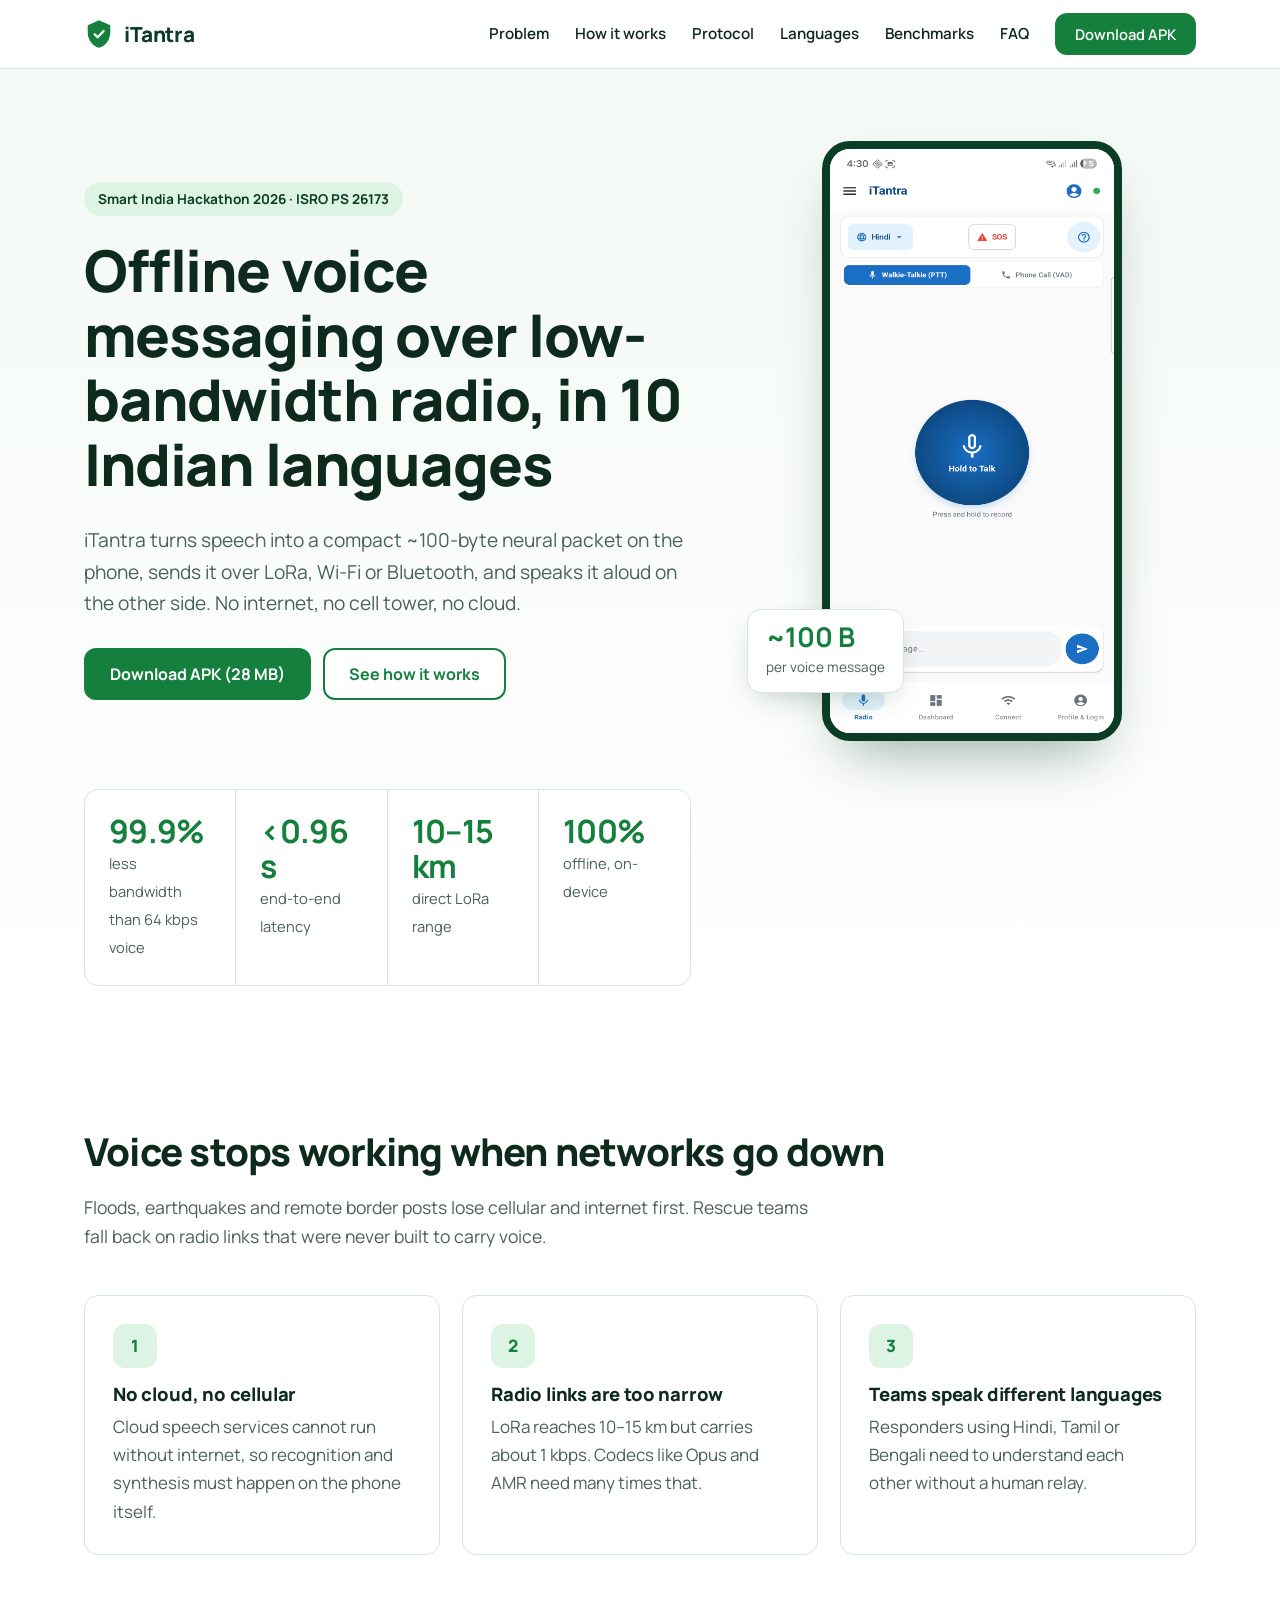
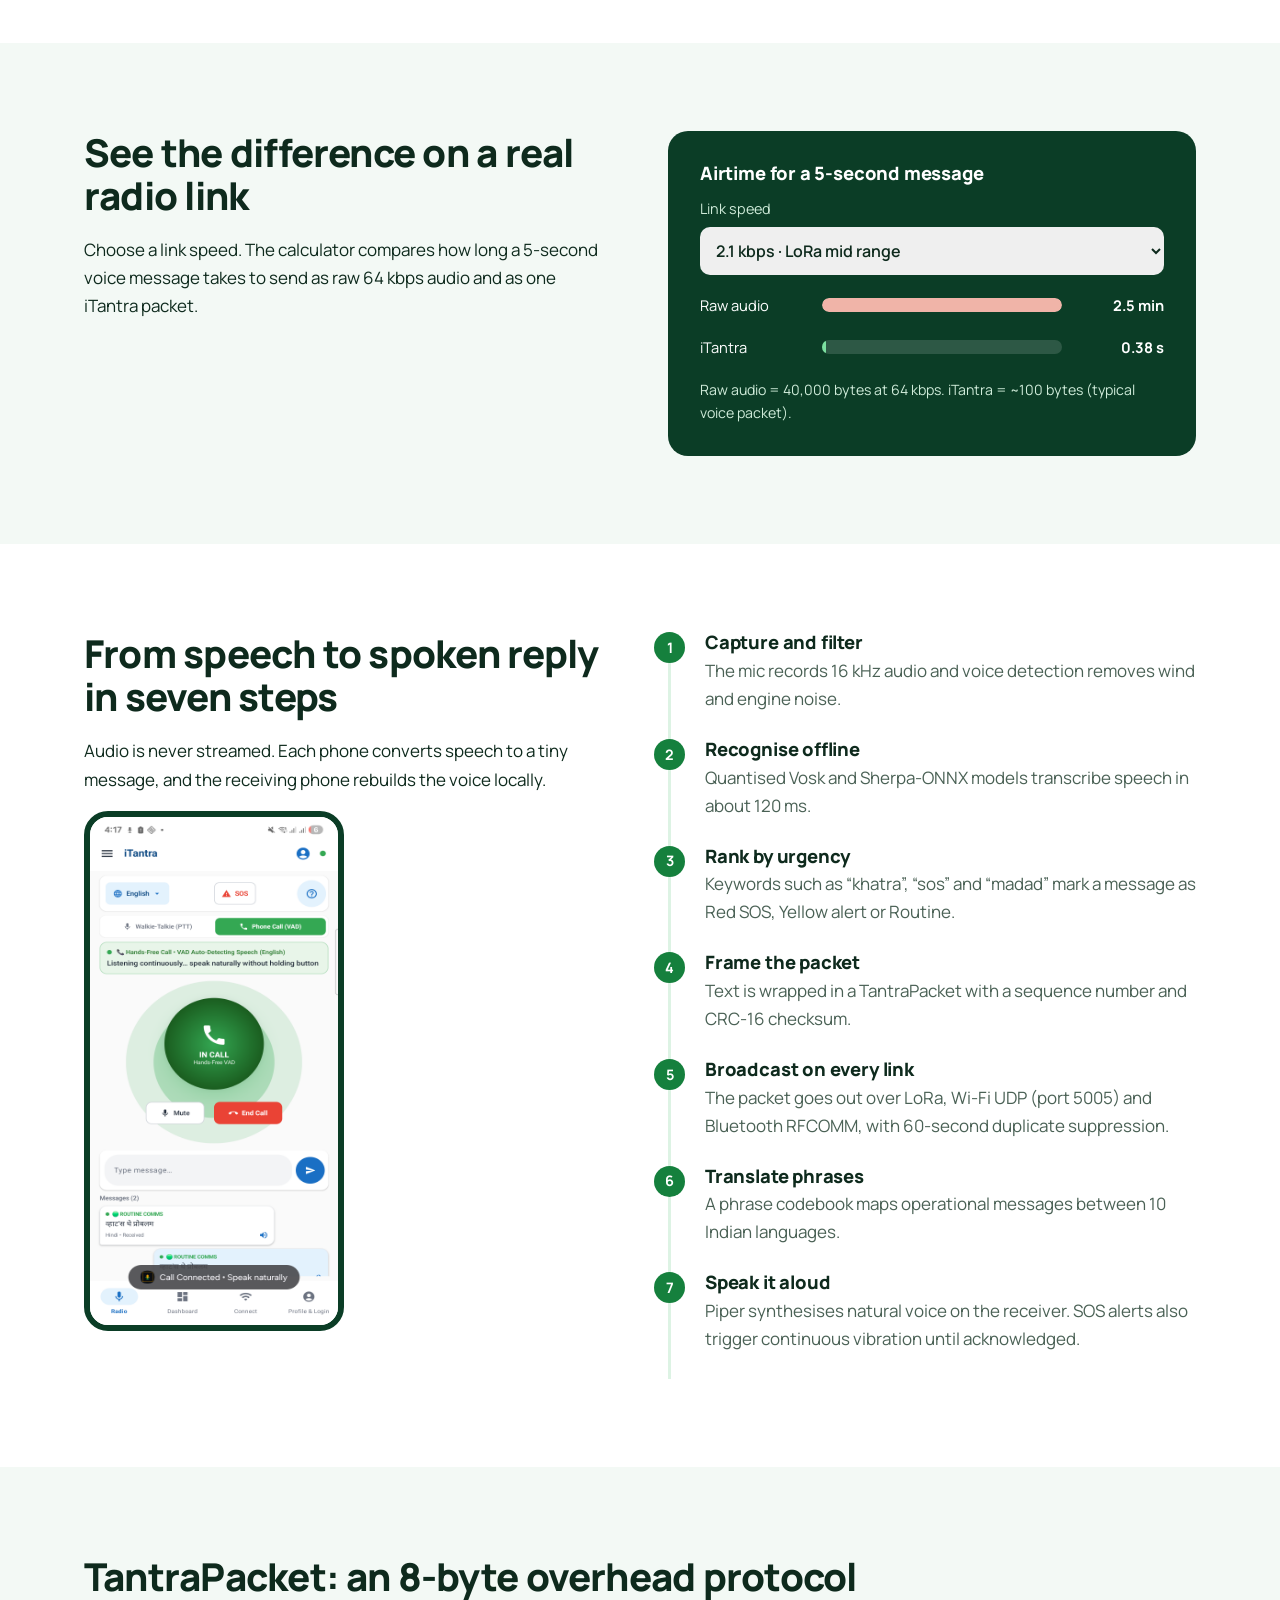
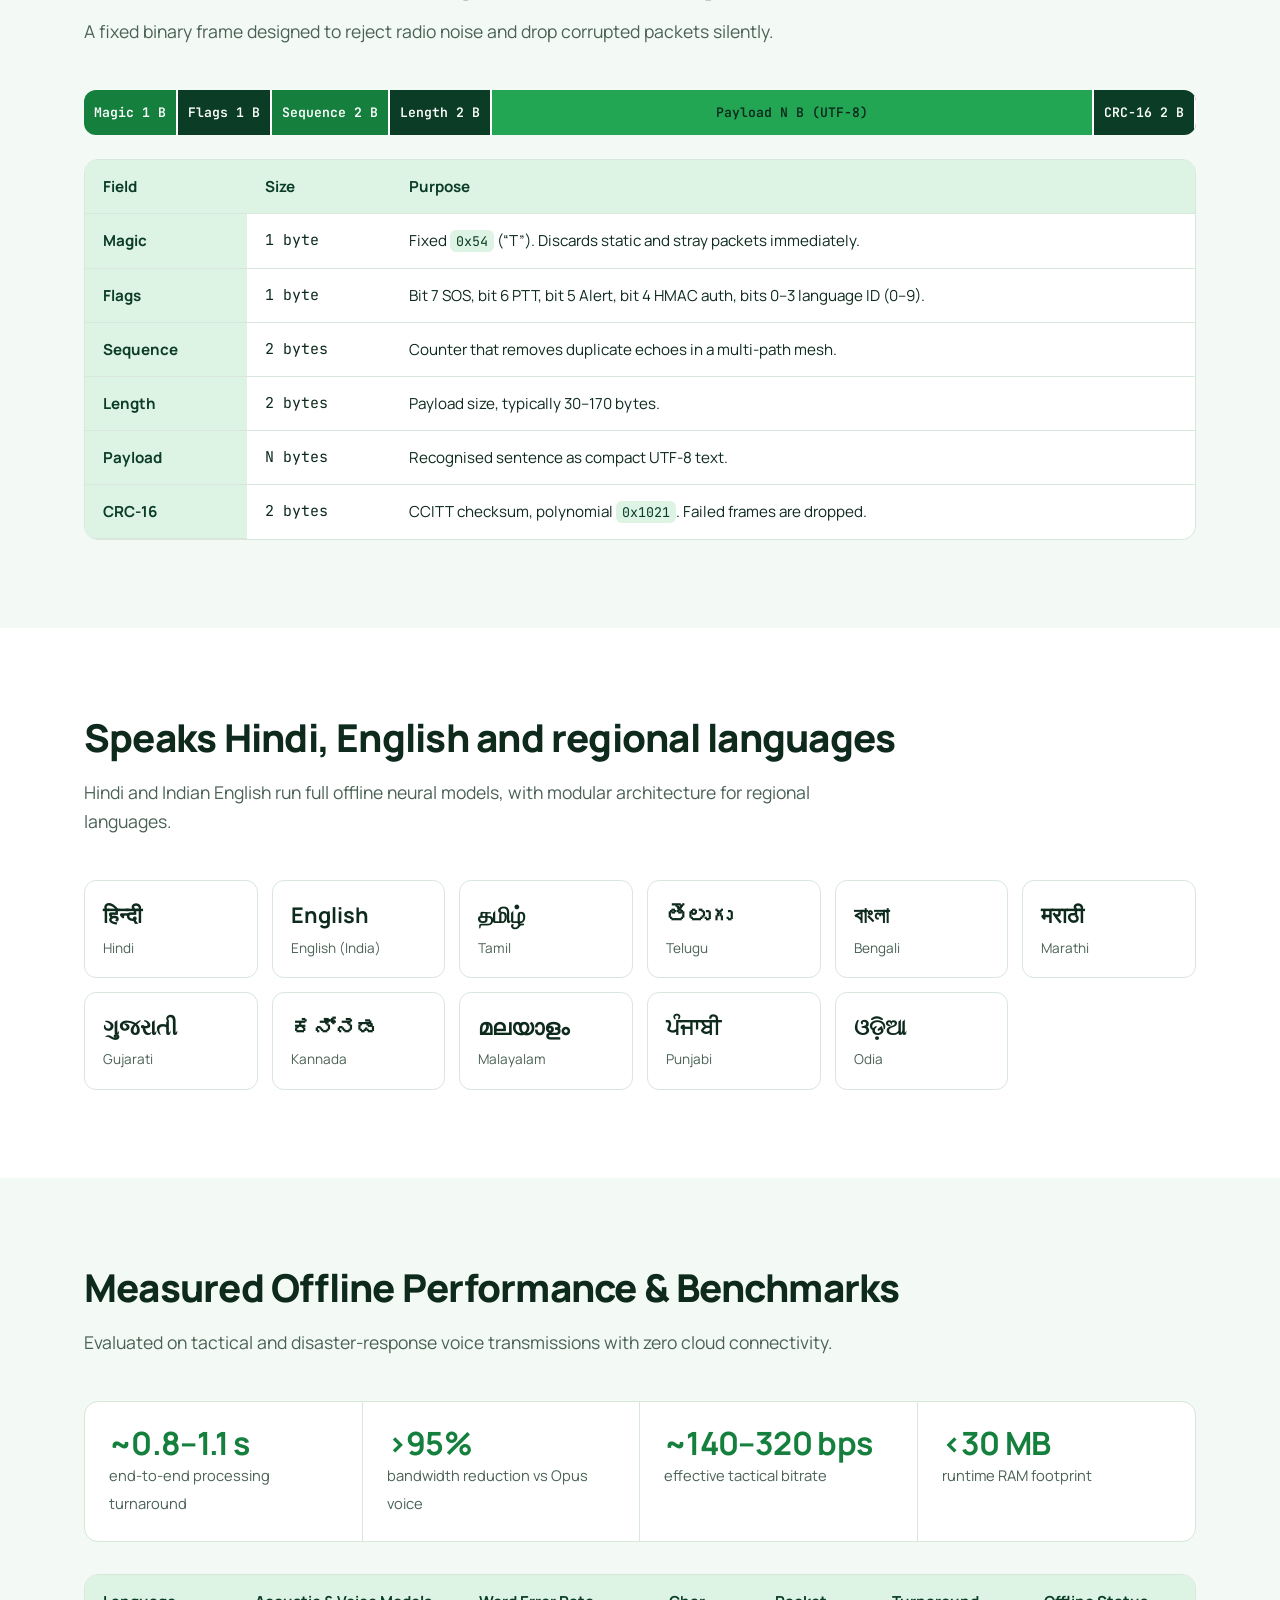
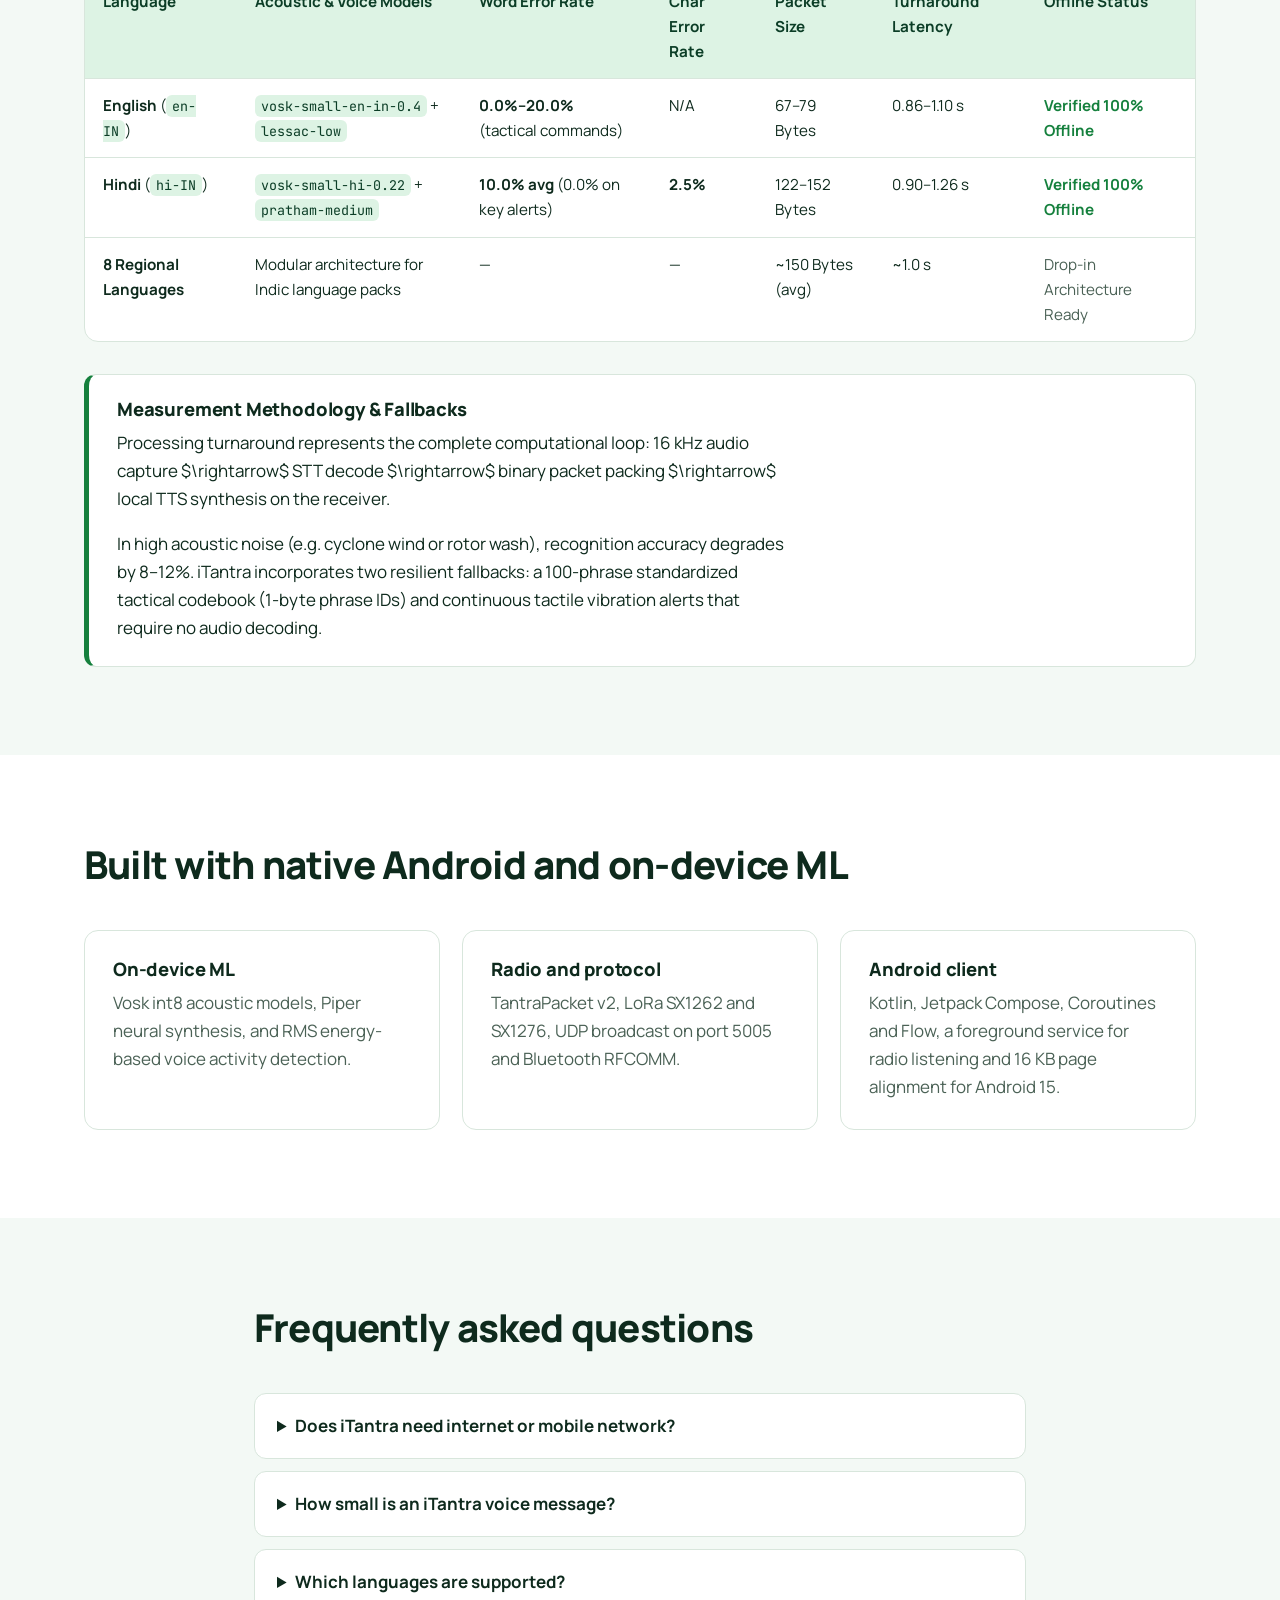
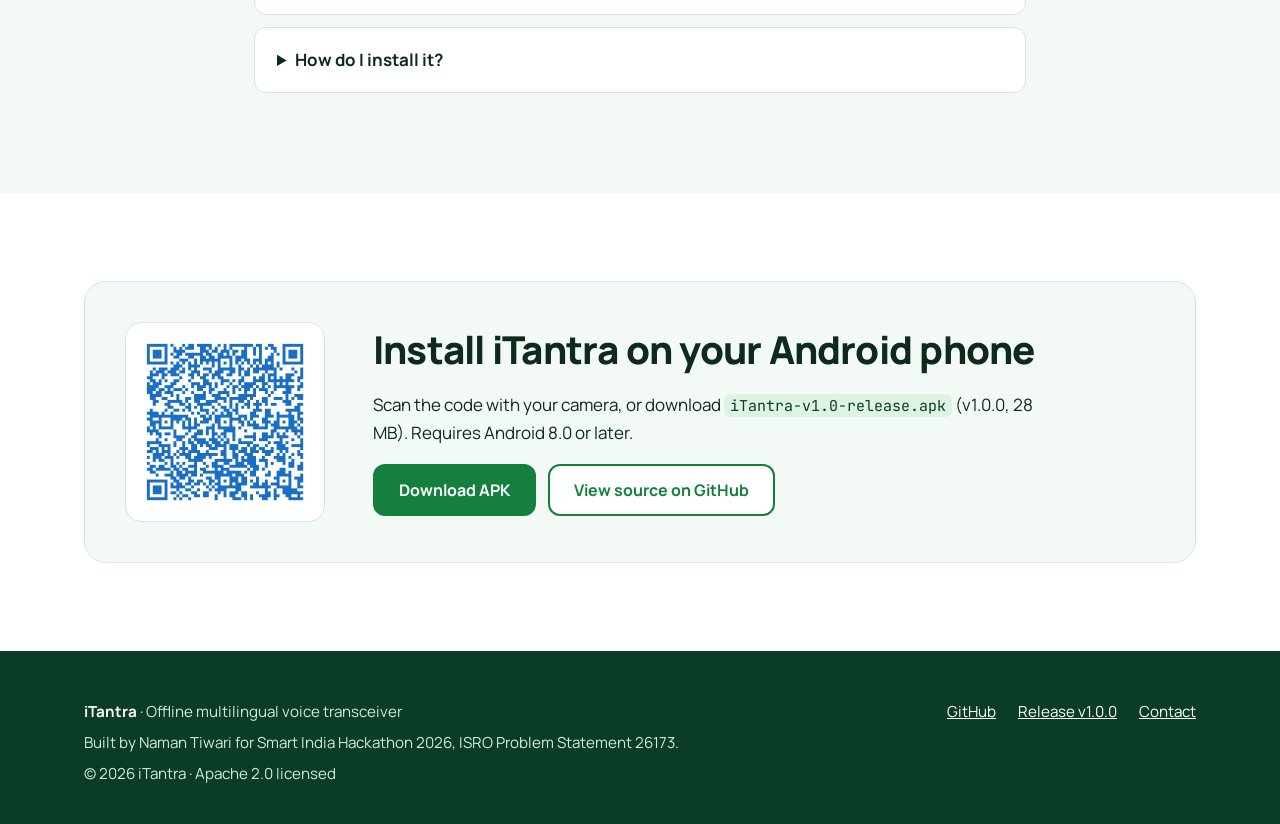
<file: docs/site/index.html>
<!DOCTYPE html>
<html lang="en">
<head>
<meta charset="UTF-8">
<meta name="viewport" content="width=device-width, initial-scale=1">
<title>iTantra – Offline Voice Messaging Over Low-Bandwidth Radio | 10 Indian Languages</title>
<meta name="description" content="iTantra turns speech into 48-byte packets that travel over LoRa, Wi-Fi and Bluetooth with no internet. Offline multilingual voice radio for disaster response, built for ISRO SIH 2026.">
<meta name="author" content="Naman Tiwari">
<meta name="robots" content="index, follow, max-image-preview:large">
<meta name="theme-color" content="#15803D">
<link rel="canonical" href="https://itantra.vercel.app/">
<meta property="og:type" content="website">
<meta property="og:site_name" content="iTantra">
<meta property="og:title" content="iTantra – Offline Voice Messaging Over Low-Bandwidth Radio">
<meta property="og:description" content="48-byte voice packets over LoRa, Wi-Fi and Bluetooth. Works with zero internet in 10 Indian languages.">
<meta property="og:url" content="https://itantra.vercel.app/">
<meta property="og:image" content="https://itantra.vercel.app/assets/judge_scan_to_install_slide.png">
<meta property="og:locale" content="en_IN">
<meta name="twitter:card" content="summary_large_image">
<meta name="twitter:title" content="iTantra – Offline Voice Radio in 10 Indian Languages">
<meta name="twitter:description" content="99.9% less bandwidth than standard voice. Built for disaster response.">
<meta name="twitter:image" content="https://itantra.vercel.app/assets/judge_scan_to_install_slide.png">
<link rel="icon" href="data:image/svg+xml,%3Csvg xmlns='http://www.w3.org/2000/svg' viewBox='0 0 24 24'%3E%3Cpath d='M12 1L3 5v6c0 5.55 3.84 10.74 9 12 5.16-1.26 9-6.45 9-12V5l-9-4z' fill='%2315803D'/%3E%3Cpath d='M8.5 12.2l2.4 2.4 4.8-5' stroke='white' stroke-width='1.8' fill='none' stroke-linecap='round' stroke-linejoin='round'/%3E%3C/svg%3E">
<script type="application/ld+json">
{"@context":"https://schema.org","@graph":[
{"@type":"WebSite","@id":"https://itantra.vercel.app/#site","url":"https://itantra.vercel.app/","name":"iTantra","inLanguage":"en-IN"},
{"@type":"SoftwareApplication","name":"iTantra","applicationCategory":"CommunicationApplication","operatingSystem":"Android 8.0+","fileSize":"28 MB","softwareVersion":"1.0.0","license":"https://opensource.org/licenses/Apache-2.0","offers":{"@type":"Offer","price":"0","priceCurrency":"INR"},"description":"Offline multilingual voice transceiver that sends speech as 48-byte packets over LoRa, UDP and Bluetooth for disaster response.","downloadUrl":"https://github.com/Naman225/iTantra/releases/download/v1.0.0/iTantra-v1.0-release.apk","author":{"@type":"Person","name":"Naman Tiwari","url":"https://github.com/Naman225"}},
{"@type":"FAQPage","mainEntity":[
{"@type":"Question","name":"Does iTantra need internet or mobile network?","acceptedAnswer":{"@type":"Answer","text":"No. Speech recognition, packet framing and voice synthesis all run on the phone. Messages travel over LoRa, Wi-Fi hotspot UDP or Bluetooth."}},
{"@type":"Question","name":"How small is an iTantra voice message?","acceptedAnswer":{"@type":"Answer","text":"About 48 bytes, including an 8-byte header and CRC. Standard voice needs 16,000 to 64,000 bits per second."}},
{"@type":"Question","name":"Which languages does iTantra support?","acceptedAnswer":{"@type":"Answer","text":"Hindi, English (India), Tamil, Telugu, Bengali, Marathi, Gujarati, Kannada, Malayalam, Punjabi and Odia."}},
{"@type":"Question","name":"How do I install iTantra?","acceptedAnswer":{"@type":"Answer","text":"Download the 28 MB APK from GitHub Releases or scan the QR code on this page with an Android phone."}}]}]}
</script>
<link rel="preconnect" href="https://fonts.googleapis.com">
<link rel="preconnect" href="https://fonts.gstatic.com" crossorigin>
<link href="https://fonts.googleapis.com/css2?family=JetBrains+Mono:wght@500;600&family=Manrope:wght@400;500;600;700;800&display=swap" rel="stylesheet">
<link rel="stylesheet" href="styles.css">
</head>
<body>
<a class="skip" href="#main">Skip to content</a>

<header class="site-header">
  <div class="wrap bar">
    <a class="brand" href="/" aria-label="iTantra home">
      <svg viewBox="0 0 24 24" aria-hidden="true"><path d="M12 1L3 5v6c0 5.55 3.84 10.74 9 12 5.16-1.26 9-6.45 9-12V5l-9-4z" fill="#15803D"/><path d="M8.5 12.2l2.4 2.4 4.8-5" stroke="#fff" stroke-width="1.8" fill="none" stroke-linecap="round" stroke-linejoin="round"/></svg>
      iTantra
    </a>
    <button class="menu" id="menu" aria-expanded="false" aria-controls="nav">Menu</button>
    <nav class="nav" id="nav" aria-label="Main">
      <a href="#problem">Problem</a>
      <a href="#how">How it works</a>
      <a href="#protocol">Protocol</a>
      <a href="#languages">Languages</a>
      <a href="#benchmarks">Benchmarks</a>
      <a href="#faq">FAQ</a>
      <a class="btn btn-p" href="#download">Download APK</a>
    </nav>
  </div>
</header>

<main id="main">
<section class="hero" aria-labelledby="h1">
  <div class="wrap">
    <div>
      <span class="badge">Smart India Hackathon 2026 · ISRO PS 26173</span>
      <h1 id="h1">Offline voice messaging over low-bandwidth radio, in 10 Indian languages</h1>
      <p class="lede">iTantra turns speech into a compact ~100-byte neural packet on the phone, sends it over LoRa, Wi-Fi or Bluetooth, and speaks it aloud on the other side. No internet, no cell tower, no cloud.</p>
      <div class="cta">
        <a class="btn btn-p" href="https://github.com/Naman225/iTantra/releases/download/v1.0.0/iTantra-v1.0-release.apk">Download APK (28 MB)</a>
        <a class="btn btn-o" href="#how">See how it works</a>
      </div>
    </div>
    <div class="phones">
      <img src="assets/screen_ptt.png" alt="iTantra push-to-talk screen on Android" width="300" height="600" fetchpriority="high">
      <div class="chip"><b>~100 B</b><span>per voice message</span></div>
    </div>
  </div>
  <div class="wrap">
    <div class="stats" role="list">
      <div role="listitem"><b>99.9%</b><span>less bandwidth than 64 kbps voice</span></div>
      <div role="listitem"><b>&lt;0.96 s</b><span>end-to-end latency</span></div>
      <div role="listitem"><b>10–15 km</b><span>direct LoRa range</span></div>
      <div role="listitem"><b>100%</b><span>offline, on-device</span></div>
    </div>
  </div>
</section>

<section class="sec" id="problem" aria-labelledby="h-problem">
  <div class="wrap">
    <div class="head"><h2 id="h-problem">Voice stops working when networks go down</h2>
    <p>Floods, earthquakes and remote border posts lose cellular and internet first. Rescue teams fall back on radio links that were never built to carry voice.</p></div>
    <div class="grid3">
      <article class="card"><div class="ic">1</div><h3>No cloud, no cellular</h3><p>Cloud speech services cannot run without internet, so recognition and synthesis must happen on the phone itself.</p></article>
      <article class="card"><div class="ic">2</div><h3>Radio links are too narrow</h3><p>LoRa reaches 10–15 km but carries about 1 kbps. Codecs like Opus and AMR need many times that.</p></article>
      <article class="card"><div class="ic">3</div><h3>Teams speak different languages</h3><p>Responders using Hindi, Tamil or Bengali need to understand each other without a human relay.</p></article>
    </div>
  </div>
</section>

<section class="sec alt" id="calculator" aria-labelledby="h-calc">
  <div class="wrap two">
    <div>
      <h2 id="h-calc">See the difference on a real radio link</h2>
      <p>Choose a link speed. The calculator compares how long a 5-second voice message takes to send as raw 64 kbps audio and as one iTantra packet.</p>
    </div>
    <div class="calc">
      <h3>Airtime for a 5-second message</h3>
      <label for="link">Link speed</label>
      <select id="link">
        <option value="300">0.3 kbps · LoRa long range</option>
        <option value="1000">1 kbps · LoRa standard</option>
        <option value="2100" selected>2.1 kbps · LoRa mid range</option>
        <option value="5400">5.4 kbps · LoRa short range</option>
      </select>
      <div class="row"><span>Raw audio</span><div class="track"><div class="fill bad" id="rawbar"></div></div><output id="raw" aria-live="polite"></output></div>
      <div class="row"><span>iTantra</span><div class="track"><div class="fill" id="tanbar"></div></div><output id="tan" aria-live="polite"></output></div>
      <small>Raw audio = 40,000 bytes at 64 kbps. iTantra = ~100 bytes (typical voice packet).</small>
    </div>
  </div>
</section>

<section class="sec" id="how" aria-labelledby="h-how">
  <div class="wrap two">
    <div>
      <h2 id="h-how">From speech to spoken reply in seven steps</h2>
      <p>Audio is never streamed. Each phone converts speech to a tiny message, and the receiving phone rebuilds the voice locally.</p>
      <img src="assets/screen_incall.png" alt="iTantra in-call screen showing an active radio session" width="260" height="520" loading="lazy" style="width:min(260px,70%);border-radius:24px;border:6px solid var(--g900);margin-top:12px">
    </div>
    <ol class="steps">
      <li><h3>Capture and filter</h3><p>The mic records 16 kHz audio and voice detection removes wind and engine noise.</p></li>
      <li><h3>Recognise offline</h3><p>Quantised Vosk and Sherpa-ONNX models transcribe speech in about 120 ms.</p></li>
      <li><h3>Rank by urgency</h3><p>Keywords such as “khatra”, “sos” and “madad” mark a message as Red SOS, Yellow alert or Routine.</p></li>
      <li><h3>Frame the packet</h3><p>Text is wrapped in a TantraPacket with a sequence number and CRC-16 checksum.</p></li>
      <li><h3>Broadcast on every link</h3><p>The packet goes out over LoRa, Wi-Fi UDP (port 5005) and Bluetooth RFCOMM, with 60-second duplicate suppression.</p></li>
      <li><h3>Translate phrases</h3><p>A phrase codebook maps operational messages between 10 Indian languages.</p></li>
      <li><h3>Speak it aloud</h3><p>Piper synthesises natural voice on the receiver. SOS alerts also trigger continuous vibration until acknowledged.</p></li>
    </ol>
  </div>
</section>

<section class="sec alt" id="protocol" aria-labelledby="h-proto">
  <div class="wrap">
    <div class="head"><h2 id="h-proto">TantraPacket: an 8-byte overhead protocol</h2>
    <p>A fixed binary frame designed to reject radio noise and drop corrupted packets silently.</p></div>
    <div class="frame" aria-label="Packet layout: Magic, Flags, Sequence, Length, Payload, CRC">
      <span>Magic 1 B</span><span>Flags 1 B</span><span>Sequence 2 B</span><span>Length 2 B</span><span class="p">Payload N B (UTF-8)</span><span>CRC-16 2 B</span>
    </div>
    <div class="tw"><table>
      <caption class="skip">TantraPacket field reference</caption>
      <thead><tr><th scope="col">Field</th><th scope="col">Size</th><th scope="col">Purpose</th></tr></thead>
      <tbody>
        <tr><th scope="row">Magic</th><td class="mono">1 byte</td><td>Fixed <code>0x54</code> (“T”). Discards static and stray packets immediately.</td></tr>
        <tr><th scope="row">Flags</th><td class="mono">1 byte</td><td>Bit 7 SOS, bit 6 PTT, bit 5 Alert, bit 4 HMAC auth, bits 0–3 language ID (0–9).</td></tr>
        <tr><th scope="row">Sequence</th><td class="mono">2 bytes</td><td>Counter that removes duplicate echoes in a multi-path mesh.</td></tr>
        <tr><th scope="row">Length</th><td class="mono">2 bytes</td><td>Payload size, typically 30–170 bytes.</td></tr>
        <tr><th scope="row">Payload</th><td class="mono">N bytes</td><td>Recognised sentence as compact UTF-8 text.</td></tr>
        <tr><th scope="row">CRC-16</th><td class="mono">2 bytes</td><td>CCITT checksum, polynomial <code>0x1021</code>. Failed frames are dropped.</td></tr>
      </tbody>
    </table></div>
  </div>
</section>

<section class="sec" id="languages" aria-labelledby="h-lang">
  <div class="wrap">
    <div class="head"><h2 id="h-lang">Speaks Hindi, English and regional languages</h2>
    <p>Hindi and Indian English run full offline neural models, with modular architecture for regional languages.</p></div>
    <div class="langs">
      <div><b lang="hi">हिन्दी</b><span>Hindi</span></div><div><b>English</b><span>English (India)</span></div><div><b lang="ta">தமிழ்</b><span>Tamil</span></div>
      <div><b lang="te">తెలుగు</b><span>Telugu</span></div><div><b lang="bn">বাংলা</b><span>Bengali</span></div><div><b lang="mr">मराठी</b><span>Marathi</span></div>
      <div><b lang="gu">ગુજરાતી</b><span>Gujarati</span></div><div><b lang="kn">ಕನ್ನಡ</b><span>Kannada</span></div><div><b lang="ml">മലയാളം</b><span>Malayalam</span></div>
      <div><b lang="pa">ਪੰਜਾਬੀ</b><span>Punjabi</span></div><div><b lang="or">ଓଡ଼ିଆ</b><span>Odia</span></div>
    </div>
  </div>
</section>

<section class="sec alt" id="benchmarks" aria-labelledby="h-bench">
  <div class="wrap">
    <div class="head"><h2 id="h-bench">Measured Offline Performance &amp; Benchmarks</h2>
    <p>Evaluated on tactical and disaster-response voice transmissions with zero cloud connectivity.</p></div>
    <div class="stats" style="margin-top:0" role="list">
      <div role="listitem"><b>~0.8–1.1 s</b><span>end-to-end processing turnaround</span></div>
      <div role="listitem"><b>&gt;95%</b><span>bandwidth reduction vs Opus voice</span></div>
      <div role="listitem"><b>~140–320 bps</b><span>effective tactical bitrate</span></div>
      <div role="listitem"><b>&lt;30 MB</b><span>runtime RAM footprint</span></div>
    </div>
    <div class="tw" style="margin-top:32px">
      <table>
        <thead>
          <tr>
            <th scope="col">Language</th>
            <th scope="col">Acoustic &amp; Voice Models</th>
            <th scope="col">Word Error Rate</th>
            <th scope="col">Char Error Rate</th>
            <th scope="col">Packet Size</th>
            <th scope="col">Turnaround Latency</th>
            <th scope="col">Offline Status</th>
          </tr>
        </thead>
        <tbody>
          <tr>
            <td><b>English</b> (<code>en-IN</code>)</td>
            <td><code>vosk-small-en-in-0.4</code> + <code>lessac-low</code></td>
            <td><b>0.0%–20.0%</b> (tactical commands)</td>
            <td>N/A</td>
            <td>67–79 Bytes</td>
            <td>0.86–1.10 s</td>
            <td><span style="color:var(--g700);font-weight:700">Verified 100% Offline</span></td>
          </tr>
          <tr>
            <td><b>Hindi</b> (<code>hi-IN</code>)</td>
            <td><code>vosk-small-hi-0.22</code> + <code>pratham-medium</code></td>
            <td><b>10.0% avg</b> (0.0% on key alerts)</td>
            <td><b>2.5%</b></td>
            <td>122–152 Bytes</td>
            <td>0.90–1.26 s</td>
            <td><span style="color:var(--g700);font-weight:700">Verified 100% Offline</span></td>
          </tr>
          <tr>
            <td><b>8 Regional Languages</b></td>
            <td>Modular architecture for Indic language packs</td>
            <td>—</td>
            <td>—</td>
            <td>~150 Bytes (avg)</td>
            <td>~1.0 s</td>
            <td><span style="color:var(--mute)">Drop-in Architecture Ready</span></td>
          </tr>
        </tbody>
      </table>
    </div>
    <div class="note">
      <h3>Measurement Methodology &amp; Fallbacks</h3>
      <p>Processing turnaround represents the complete computational loop: 16 kHz audio capture $\rightarrow$ STT decode $\rightarrow$ binary packet packing $\rightarrow$ local TTS synthesis on the receiver.</p>
      <p>In high acoustic noise (e.g. cyclone wind or rotor wash), recognition accuracy degrades by 8–12%. iTantra incorporates two resilient fallbacks: a 100-phrase standardized tactical codebook (1-byte phrase IDs) and continuous tactile vibration alerts that require no audio decoding.</p>
    </div>
  </div>
</section>

<section class="sec" id="stack" aria-labelledby="h-stack">
  <div class="wrap">
    <div class="head"><h2 id="h-stack">Built with native Android and on-device ML</h2></div>
    <div class="grid3">
      <article class="card"><h3>On-device ML</h3><p>Vosk int8 acoustic models, Piper neural synthesis, and RMS energy-based voice activity detection.</p></article>
      <article class="card"><h3>Radio and protocol</h3><p>TantraPacket v2, LoRa SX1262 and SX1276, UDP broadcast on port 5005 and Bluetooth RFCOMM.</p></article>
      <article class="card"><h3>Android client</h3><p>Kotlin, Jetpack Compose, Coroutines and Flow, a foreground service for radio listening and 16 KB page alignment for Android 15.</p></article>
    </div>
  </div>
</section>

<section class="sec alt" id="faq" aria-labelledby="h-faq">
  <div class="wrap" style="max-width:820px">
    <div class="head"><h2 id="h-faq">Frequently asked questions</h2></div>
    <details><summary>Does iTantra need internet or mobile network?</summary><p>No. Speech recognition, packet framing and voice synthesis all run on the phone. Messages travel over LoRa, Wi-Fi hotspot UDP or Bluetooth.</p></details>
    <details><summary>How small is an iTantra voice message?</summary><p>Between 38 and 150 bytes depending on language (English ~38–77 B, Indic ~86–150 B). Standard voice needs 16,000 to 256,000 bits per second.</p></details>
    <details><summary>Which languages are supported?</summary><p>Hindi and Indian English are fully verified on-device. The protocol and architecture support drop-in packs for 8 regional languages.</p></details>
    <details><summary>How do I install it?</summary><p>Download the 28 MB APK from GitHub Releases or scan the QR code below with an Android phone. No account or sign-up is needed.</p></details>
  </div>
</section>

<section class="sec" id="download" aria-labelledby="h-dl">
  <div class="wrap">
    <div class="dl">
      <img src="assets/itantra_apk_qr_code.png" alt="QR code linking to the iTantra APK download" width="200" height="200" loading="lazy">
      <div>
        <h2 id="h-dl">Install iTantra on your Android phone</h2>
        <p>Scan the code with your camera, or download <code>iTantra-v1.0-release.apk</code> (v1.0.0, 28 MB). Requires Android 8.0 or later.</p>
        <div class="cta" style="margin-top:8px">
          <a class="btn btn-p" href="https://github.com/Naman225/iTantra/releases/download/v1.0.0/iTantra-v1.0-release.apk">Download APK</a>
          <a class="btn btn-o" href="https://github.com/Naman225/iTantra" target="_blank" rel="noopener">View source on GitHub</a>
        </div>
      </div>
    </div>
  </div>
</section>
</main>

<footer>
  <div class="wrap">
    <div>
      <p><strong style="color:#fff">iTantra</strong> · Offline multilingual voice transceiver</p>
      <p>Built by Naman Tiwari for Smart India Hackathon 2026, ISRO Problem Statement 26173.</p>
      <p>© 2026 iTantra · Apache 2.0 licensed</p>
    </div>
    <div class="links">
      <a href="https://github.com/Naman225/iTantra" target="_blank" rel="noopener">GitHub</a>
      <a href="https://github.com/Naman225/iTantra/releases/tag/v1.0.0" target="_blank" rel="noopener">Release v1.0.0</a>
      <a href="mailto:namantiwari2384@gmail.com">Contact</a>
    </div>
  </div>
</footer>
<script src="script.js" defer></script>
</body>
</html>
</file>
<file: docs/site/styles.css>
:root{--bg:#fff;--soft:#F3F9F5;--ink:#0E2A1D;--mute:#4A6155;--g900:#0B3D26;--g700:#15803D;--g500:#22A653;--g100:#DDF3E4;--line:#D8E6DC;--r:14px;--f:'Manrope',system-ui,-apple-system,'Segoe UI',sans-serif;--m:'JetBrains Mono',ui-monospace,Menlo,monospace}
*{box-sizing:border-box}html{scroll-behavior:smooth;scroll-padding-top:84px}
body{margin:0;font:400 17px/1.65 var(--f);color:var(--ink);background:var(--bg);-webkit-font-smoothing:antialiased}
img{max-width:100%;display:block}a{color:var(--g700)}
:focus-visible{outline:3px solid var(--g500);outline-offset:3px;border-radius:6px}
.wrap{max-width:1160px;margin:0 auto;padding:0 24px}
h1,h2,h3{font-weight:800;letter-spacing:-.02em;line-height:1.12;margin:0 0 .5em}
h1{font-size:clamp(2.2rem,4.6vw,3.6rem)}h2{font-size:clamp(1.75rem,3vw,2.4rem)}h3{font-size:1.15rem;letter-spacing:-.01em}
p{margin:0 0 1em;max-width:68ch}code,.mono{font-family:var(--m);font-size:.88em}
code{background:var(--g100);color:var(--g900);padding:2px 6px;border-radius:6px}
.skip{position:absolute;left:-999px}.skip:focus{left:12px;top:12px;background:#fff;padding:8px 14px;z-index:99}
/* header */
.site-header{position:sticky;top:0;z-index:50;background:rgba(255,255,255,.94);backdrop-filter:blur(10px);border-bottom:1px solid var(--line)}
.bar{display:flex;align-items:center;justify-content:space-between;height:68px;gap:20px}
.brand{display:flex;align-items:center;gap:10px;font-weight:800;font-size:1.3rem;color:var(--g900);text-decoration:none;letter-spacing:-.02em}
.brand svg{width:30px;height:30px}
.nav{display:flex;align-items:center;gap:26px}.nav a{color:var(--ink);text-decoration:none;font-weight:600;font-size:.95rem}.nav a:hover{color:var(--g700)}
.menu{display:none;background:none;border:1px solid var(--line);border-radius:10px;padding:8px 12px;font:600 .9rem var(--f);color:var(--ink);cursor:pointer}
.btn{display:inline-flex;align-items:center;justify-content:center;gap:8px;padding:13px 24px;border-radius:12px;font:700 1rem var(--f);text-decoration:none;border:2px solid var(--g700);transition:background .2s,color .2s}
.btn-p{background:var(--g700);color:#fff}.btn-p:hover{background:var(--g900);border-color:var(--g900)}
.btn-o{background:#fff;color:var(--g700)}.btn-o:hover{background:var(--g100)}
.nav .btn{padding:9px 18px;font-size:.92rem;color:#fff}
/* hero */
.hero{background:linear-gradient(180deg,var(--soft),#fff);padding:72px 0 56px}
.hero .wrap{display:grid;grid-template-columns:1.15fr .85fr;gap:56px;align-items:center}
.badge{display:inline-block;background:var(--g100);color:var(--g900);font-weight:700;font-size:.85rem;padding:6px 14px;border-radius:99px;margin-bottom:22px}
.lede{font-size:1.2rem;color:var(--mute)}.cta{display:flex;flex-wrap:wrap;gap:12px;margin-top:28px}
.phones{position:relative;display:flex;justify-content:center}
.phones img{width:min(300px,70%);border-radius:28px;border:8px solid var(--g900);box-shadow:0 30px 60px -24px rgba(11,61,38,.45)}
.chip{position:absolute;left:0;bottom:8%;background:#fff;border:1px solid var(--line);border-radius:14px;padding:12px 18px;box-shadow:0 12px 30px -12px rgba(11,61,38,.3)}
.chip b{display:block;font-size:1.7rem;color:var(--g700);line-height:1.1}.chip span{font-size:.85rem;color:var(--mute)}
/* stats */
.stats{display:grid;grid-template-columns:repeat(4,1fr);border:1px solid var(--line);border-radius:var(--r);background:#fff;margin-top:48px;overflow:hidden}
.stats div{padding:24px;border-right:1px solid var(--line)}.stats div:last-child{border:0}
.stats b{display:block;font-size:2rem;color:var(--g700);letter-spacing:-.02em;line-height:1.1}.stats span{font-size:.92rem;color:var(--mute)}
/* sections */
.sec{padding:88px 0}.alt{background:var(--soft)}
.head{margin-bottom:44px}.head p{color:var(--mute);font-size:1.1rem}
.grid3{display:grid;grid-template-columns:repeat(3,1fr);gap:22px}
.card{background:#fff;border:1px solid var(--line);border-radius:var(--r);padding:28px}.card p{color:var(--mute);margin:0}
.card .ic{width:44px;height:44px;border-radius:12px;background:var(--g100);color:var(--g700);display:grid;place-items:center;font-weight:800;margin-bottom:16px}
.two{display:grid;grid-template-columns:1fr 1fr;gap:56px;align-items:start}
/* steps */
.steps{list-style:none;margin:0;padding:0;counter-reset:s;border-left:3px solid var(--g100)}
.steps li{position:relative;padding:0 0 26px 34px;counter-increment:s}
.steps li:before{content:counter(s);position:absolute;left:-17px;top:0;width:31px;height:31px;border-radius:50%;background:var(--g700);color:#fff;font-weight:700;font-size:.9rem;display:grid;place-items:center}
.steps h3{margin:0 0 4px}.steps p{margin:0;color:var(--mute)}
/* calculator */
.calc{background:var(--g900);color:#fff;border-radius:20px;padding:32px}
.calc h3{color:#fff}.calc label{display:block;font-size:.9rem;margin:14px 0 6px;color:#CFEBD9}
.calc select{width:100%;padding:12px;border-radius:10px;border:0;font:600 1rem var(--f);color:var(--ink)}
.row{display:grid;grid-template-columns:110px 1fr 90px;gap:12px;align-items:center;margin-top:18px;font-size:.92rem}
.track{background:rgba(255,255,255,.14);height:14px;border-radius:9px;overflow:hidden}.fill{height:100%;background:#7BE0A0;border-radius:9px;min-width:4px;transition:width .5s}
.row .fill.bad{background:#F0B4A8}.row output{font-weight:700;text-align:right}
.calc small{display:block;margin-top:18px;color:#CFEBD9}
/* table */
.tw{overflow-x:auto;border:1px solid var(--line);border-radius:var(--r);background:#fff}
table{width:100%;border-collapse:collapse;min-width:640px}th,td{text-align:left;padding:14px 18px;border-bottom:1px solid var(--line);font-size:.95rem;vertical-align:top}
th{background:var(--g100);color:var(--g900);font-weight:700}tr:last-child td{border:0}
.frame{display:flex;flex-wrap:wrap;margin:0 0 24px;border-radius:12px;overflow:hidden;font:600 .82rem var(--m);text-align:center}
.frame span{padding:14px 10px;color:#fff;background:var(--g700);border-right:2px solid #fff}.frame span:nth-child(even){background:var(--g900)}
.frame .p{flex:1;background:var(--g500);color:var(--ink);min-width:120px}
/* langs */
.langs{display:grid;grid-template-columns:repeat(auto-fill,minmax(170px,1fr));gap:14px}
.langs div{background:#fff;border:1px solid var(--line);border-radius:12px;padding:16px 18px}
.langs b{display:block;font-size:1.35rem}.langs span{font-size:.85rem;color:var(--mute)}
.note{margin-top:32px;background:#fff;border:1px solid var(--line);border-left:5px solid var(--g700);border-radius:12px;padding:24px 28px}.note p:last-child{margin:0}
/* faq */
details{background:#fff;border:1px solid var(--line);border-radius:12px;padding:18px 22px;margin-bottom:12px}
summary{font-weight:700;cursor:pointer}details p{margin:12px 0 0;color:var(--mute)}
/* download */
.dl{display:grid;grid-template-columns:auto 1fr;gap:48px;align-items:center;background:var(--soft);border:1px solid var(--line);border-radius:22px;padding:40px}
.dl img{width:200px;height:200px;background:#fff;padding:12px;border-radius:16px;border:1px solid var(--line)}
footer{background:var(--g900);color:#CFEBD9;padding:48px 0 32px;font-size:.95rem}
footer .wrap{display:flex;flex-wrap:wrap;justify-content:space-between;gap:24px}footer a{color:#fff}footer p{margin:0 0 6px}
.links{display:flex;gap:22px;flex-wrap:wrap}
@media(max-width:900px){.hero .wrap,.two,.grid3,.dl{grid-template-columns:1fr}.stats{grid-template-columns:1fr 1fr}.stats div:nth-child(2){border-right:0}.stats div:nth-child(-n+2){border-bottom:1px solid var(--line)}
.menu{display:block}.nav{display:none;position:absolute;top:68px;left:0;right:0;background:#fff;flex-direction:column;align-items:stretch;padding:16px 24px 24px;border-bottom:1px solid var(--line);gap:16px}.nav.open{display:flex}.sec{padding:64px 0}.dl{padding:28px}.phones .chip{left:4%}}
@media(prefers-reduced-motion:reduce){*{transition:none!important;scroll-behavior:auto!important}}
</file>
